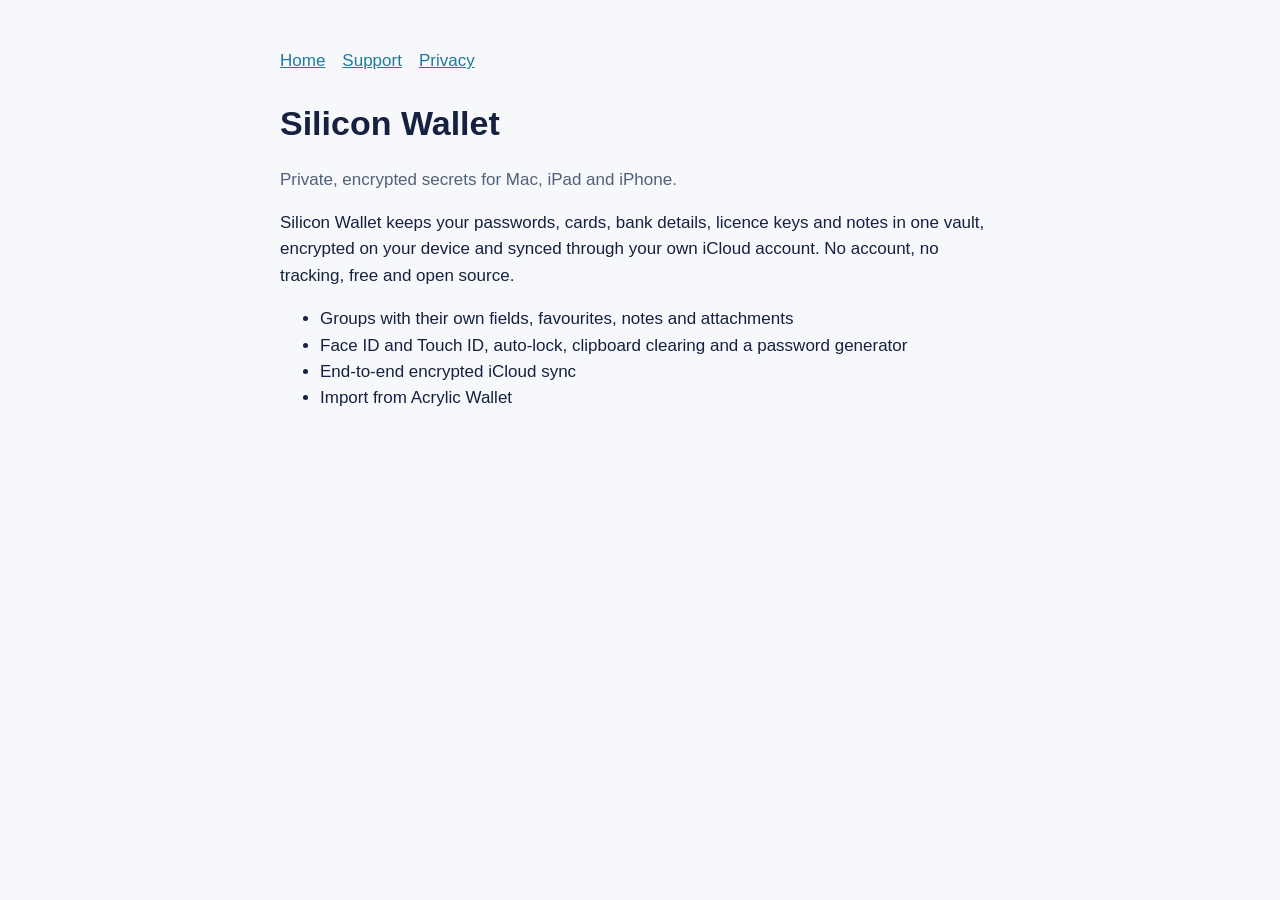
<file: site/index.html>
<!doctype html>
<html lang="en-GB">
<head><meta charset="utf-8"><meta name="viewport" content="width=device-width, initial-scale=1">
<title>Silicon Wallet</title><link rel="stylesheet" href="style.css"></head>
<body><main>
<nav><a href="index.html">Home</a><a href="support.html">Support</a><a href="privacy.html">Privacy</a></nav>
<h1>Silicon Wallet</h1>
<p class="muted">Private, encrypted secrets for Mac, iPad and iPhone.</p>
<p>Silicon Wallet keeps your passwords, cards, bank details, licence keys and notes in one vault, encrypted on your device and synced through your own iCloud account. No account, no tracking, free and open source.</p>
<ul>
<li>Groups with their own fields, favourites, notes and attachments</li>
<li>Face ID and Touch ID, auto-lock, clipboard clearing and a password generator</li>
<li>End-to-end encrypted iCloud sync</li>
<li>Import from Acrylic Wallet</li>
</ul>
</main></body></html>
</file>
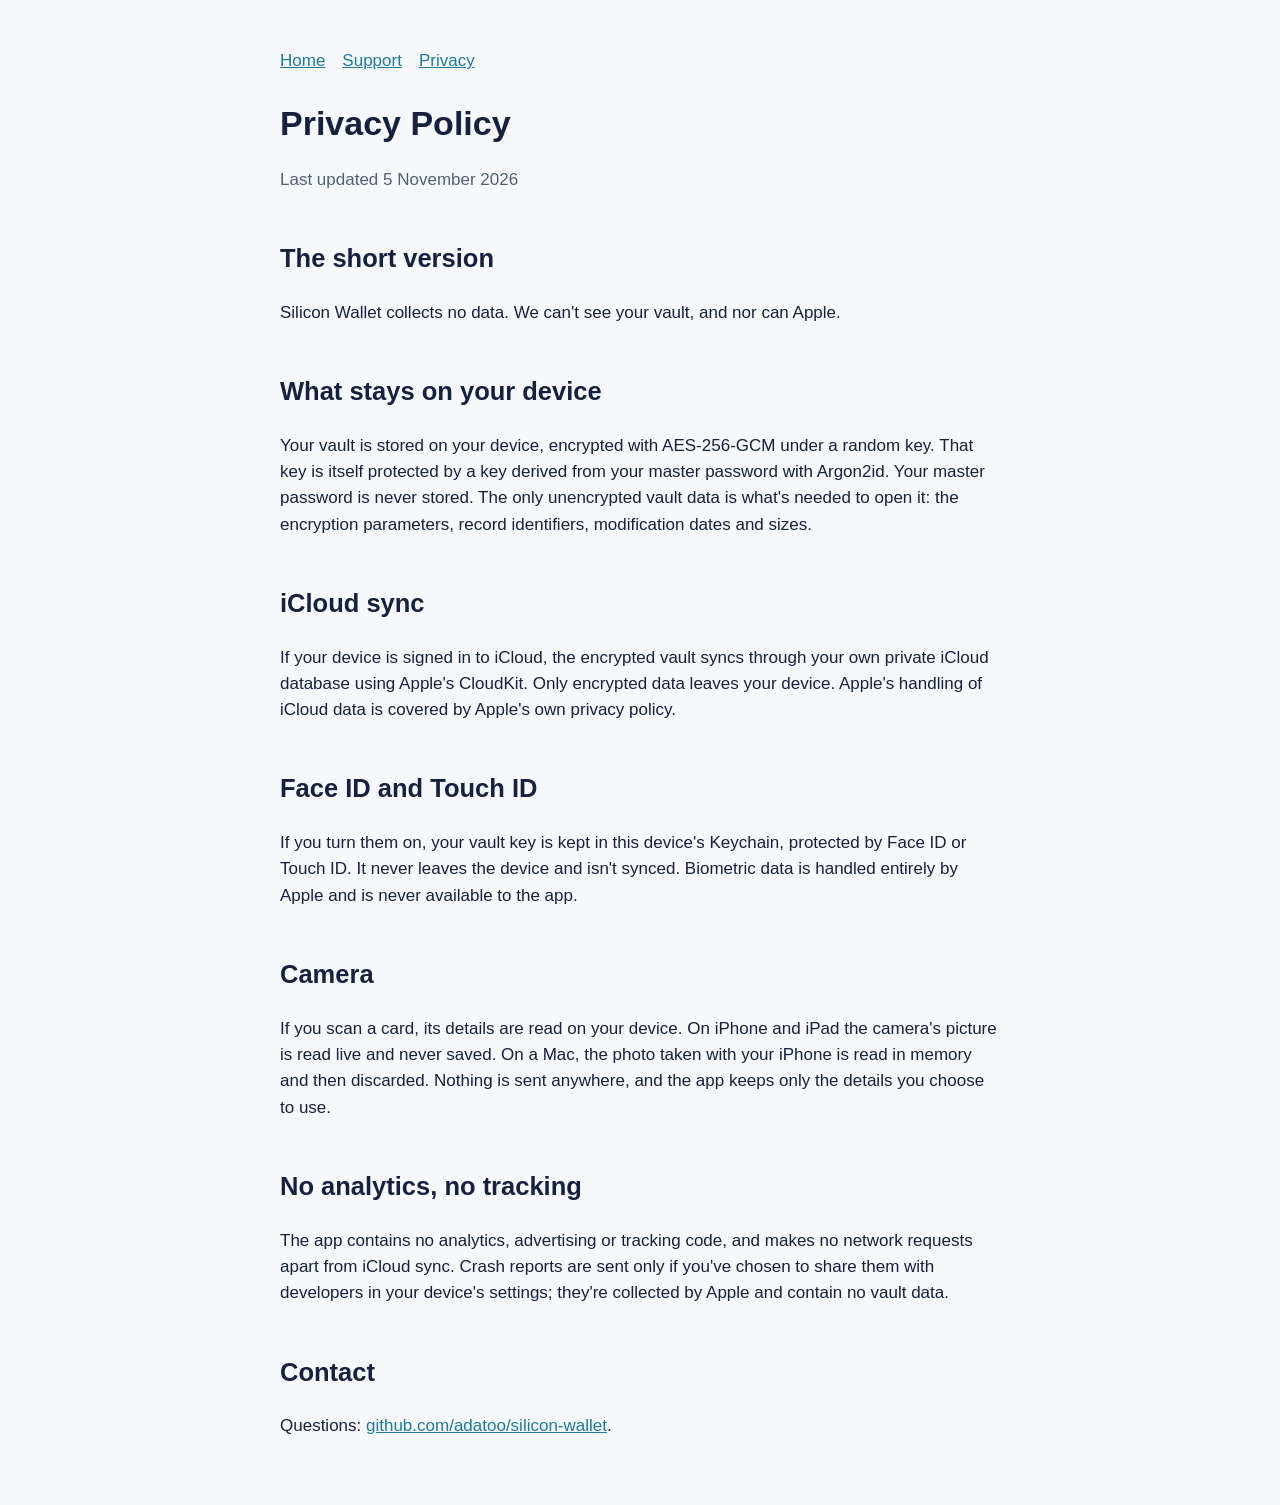
<file: site/privacy.html>
<!doctype html>
<html lang="en-GB">
<head><meta charset="utf-8"><meta name="viewport" content="width=device-width, initial-scale=1">
<title>Silicon Wallet Privacy Policy</title><link rel="stylesheet" href="style.css"></head>
<body><main>
<nav><a href="index.html">Home</a><a href="support.html">Support</a><a href="privacy.html">Privacy</a></nav>
<h1>Privacy Policy</h1>
<p class="muted">Last updated 5 November 2026</p>

<h2>The short version</h2>
<p>Silicon Wallet collects no data. We can't see your vault, and nor can Apple.</p>

<h2>What stays on your device</h2>
<p>Your vault is stored on your device, encrypted with AES-256-GCM under a random key. That key is itself protected by a key derived from your master password with Argon2id. Your master password is never stored. The only unencrypted vault data is what's needed to open it: the encryption parameters, record identifiers, modification dates and sizes.</p>

<h2>iCloud sync</h2>
<p>If your device is signed in to iCloud, the encrypted vault syncs through your own private iCloud database using Apple's CloudKit. Only encrypted data leaves your device. Apple's handling of iCloud data is covered by Apple's own privacy policy.</p>

<h2>Face ID and Touch ID</h2>
<p>If you turn them on, your vault key is kept in this device's Keychain, protected by Face ID or Touch ID. It never leaves the device and isn't synced. Biometric data is handled entirely by Apple and is never available to the app.</p>

<h2>Camera</h2>
<p>If you scan a card, its details are read on your device. On iPhone and iPad the camera's picture is read live and never saved. On a Mac, the photo taken with your iPhone is read in memory and then discarded. Nothing is sent anywhere, and the app keeps only the details you choose to use.</p>

<h2>No analytics, no tracking</h2>
<p>The app contains no analytics, advertising or tracking code, and makes no network requests apart from iCloud sync. Crash reports are sent only if you've chosen to share them with developers in your device's settings; they're collected by Apple and contain no vault data.</p>

<h2>Contact</h2>
<p>Questions: <a href="https://github.com/adatoo/silicon-wallet/issues">github.com/adatoo/silicon-wallet</a>.</p>
</main></body></html>
</file>
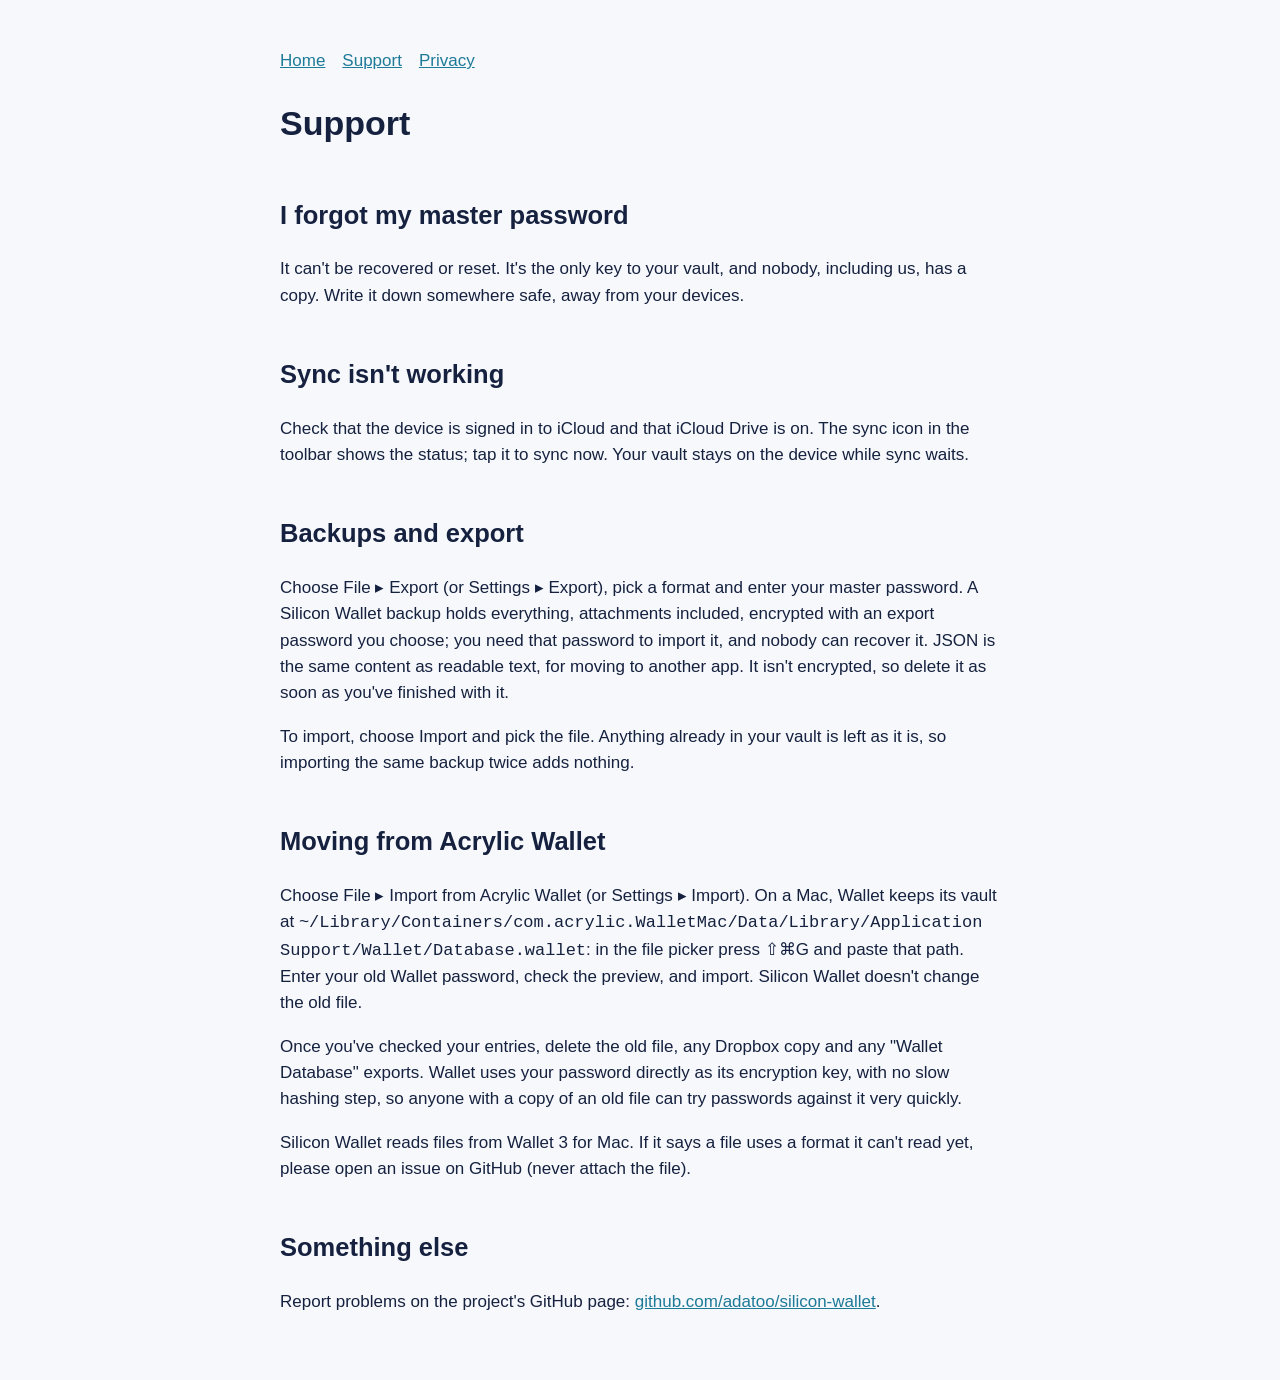
<file: site/support.html>
<!doctype html>
<html lang="en-GB">
<head><meta charset="utf-8"><meta name="viewport" content="width=device-width, initial-scale=1">
<title>Silicon Wallet Support</title><link rel="stylesheet" href="style.css"></head>
<body><main>
<nav><a href="index.html">Home</a><a href="support.html">Support</a><a href="privacy.html">Privacy</a></nav>
<h1>Support</h1>

<h2>I forgot my master password</h2>
<p>It can't be recovered or reset. It's the only key to your vault, and nobody, including us, has a copy. Write it down somewhere safe, away from your devices.</p>

<h2>Sync isn't working</h2>
<p>Check that the device is signed in to iCloud and that iCloud Drive is on. The sync icon in the toolbar shows the status; tap it to sync now. Your vault stays on the device while sync waits.</p>

<h2>Backups and export</h2>
<p>Choose File ▸ Export (or Settings ▸ Export), pick a format and enter your master password. A Silicon Wallet backup holds everything, attachments included, encrypted with an export password you choose; you need that password to import it, and nobody can recover it. JSON is the same content as readable text, for moving to another app. It isn't encrypted, so delete it as soon as you've finished with it.</p>
<p>To import, choose Import and pick the file. Anything already in your vault is left as it is, so importing the same backup twice adds nothing.</p>

<h2>Moving from Acrylic Wallet</h2>
<p>Choose File ▸ Import from Acrylic Wallet (or Settings ▸ Import). On a Mac, Wallet keeps its vault at <code>~/Library/Containers/com.acrylic.WalletMac/Data/Library/Application Support/Wallet/Database.wallet</code>: in the file picker press ⇧⌘G and paste that path. Enter your old Wallet password, check the preview, and import. Silicon Wallet doesn't change the old file.</p>
<p>Once you've checked your entries, delete the old file, any Dropbox copy and any "Wallet Database" exports. Wallet uses your password directly as its encryption key, with no slow hashing step, so anyone with a copy of an old file can try passwords against it very quickly.</p>
<p>Silicon Wallet reads files from Wallet 3 for Mac. If it says a file uses a format it can't read yet, please open an issue on GitHub (never attach the file).</p>

<h2>Something else</h2>
<p>Report problems on the project's GitHub page: <a href="https://github.com/adatoo/silicon-wallet/issues">github.com/adatoo/silicon-wallet</a>.</p>
</main></body></html>
</file>
<file: site/style.css>
:root { --fg: #15213f; --muted: #51607a; --accent: #1e7a99; --bg: #f6f8fb; }
@media (prefers-color-scheme: dark) { :root { --fg: #e8eef5; --muted: #a3b2c5; --accent: #5fc8dc; --bg: #0b1424; } }
body { margin: 0; font: 17px/1.55 -apple-system, BlinkMacSystemFont, "Segoe UI", sans-serif; color: var(--fg); background: var(--bg); }
main { max-width: 720px; margin: 0 auto; padding: 48px 20px; }
h1 { font-size: 2em; margin-bottom: 0.2em; } h2 { margin-top: 1.8em; }
a { color: var(--accent); } .muted { color: var(--muted); }
nav a { margin-right: 1em; }
</file>
